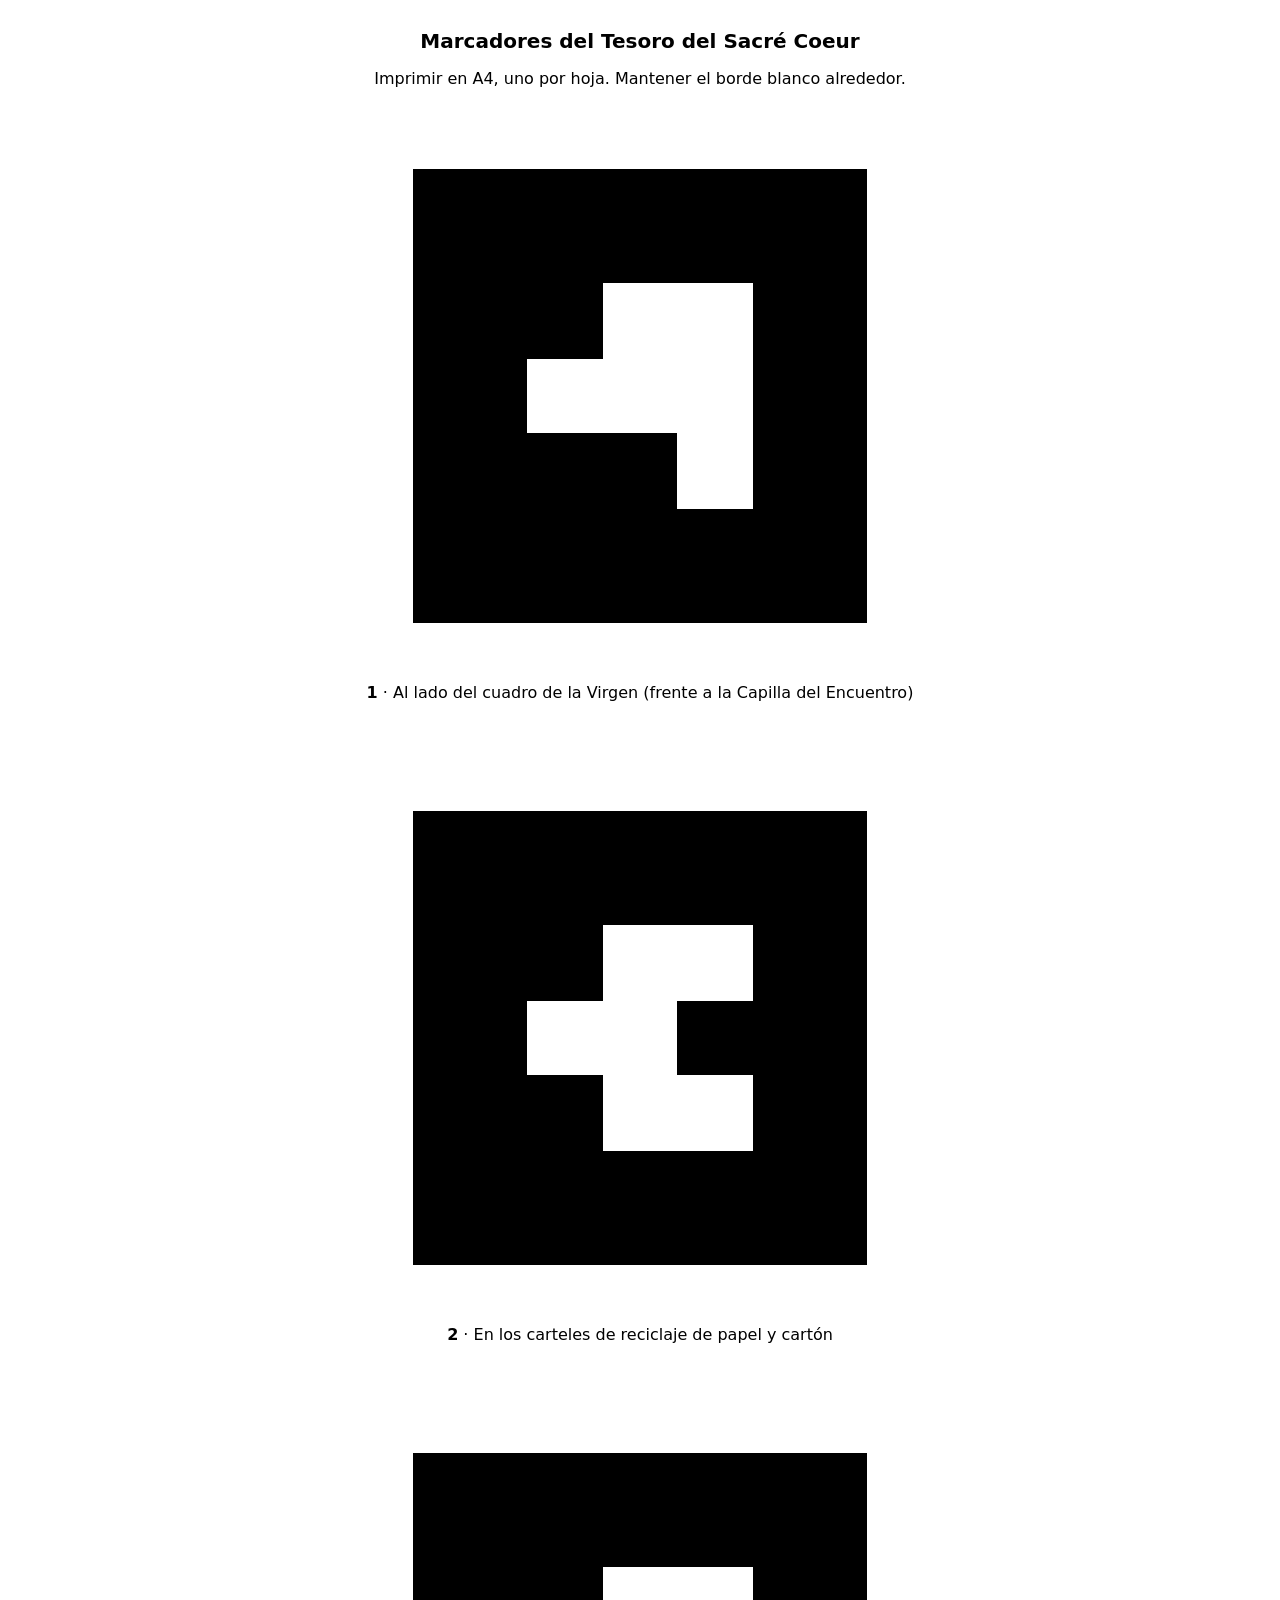
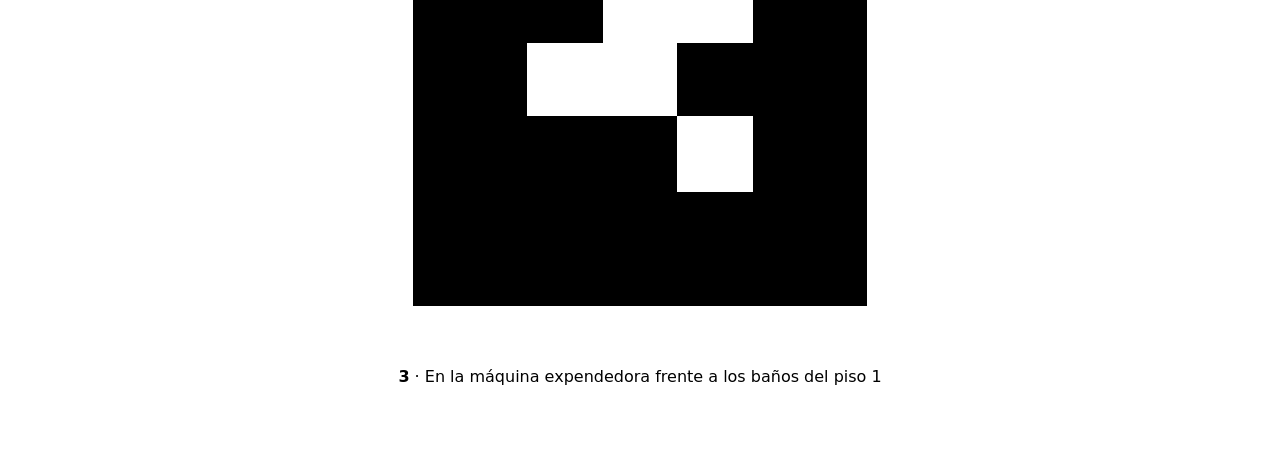
<file: marcadores.html>
<!DOCTYPE html>
<html lang="es">
<head>
  <meta charset="utf-8">
  <meta name="viewport" content="width=device-width, initial-scale=1">
  <title>Marcadores del Tesoro</title>
  <style>
    body { margin: 0; padding: 16px; font-family: system-ui, sans-serif; background: #fff; color: #000; }
    h1 { font-size: 20px; text-align: center; }
    .marker { page-break-after: always; break-after: page; display: flex; flex-direction: column; align-items: center; margin: 24px 0 48px; }
    .marker:last-child { page-break-after: auto; break-after: auto; }
    .marker img { width: min(80vw, 12cm); image-rendering: pixelated; padding: 1.5cm; background: #fff; }
    .marker p { margin: 4px 0; font-size: 16px; }
    @media print { h1, .hint { display: none; } .marker { margin: 0; padding-top: 2cm; } }
  </style>
</head>
<body>
  <h1>Marcadores del Tesoro del Sacré Coeur</h1>
  <p class="hint" style="text-align:center">Imprimir en A4, uno por hoja. Mantener el borde blanco alrededor.</p>

  <div class="marker">
    <img src="markers/barcode-1.png" alt="Marcador 1">
    <p><strong>1</strong> · Al lado del cuadro de la Virgen (frente a la Capilla del Encuentro)</p>
  </div>
  <div class="marker">
    <img src="markers/barcode-2.png" alt="Marcador 2">
    <p><strong>2</strong> · En los carteles de reciclaje de papel y cartón</p>
  </div>
  <div class="marker">
    <img src="markers/barcode-3.png" alt="Marcador 3">
    <p><strong>3</strong> · En la máquina expendedora frente a los baños del piso 1</p>
  </div>
</body>
</html>
</file>
